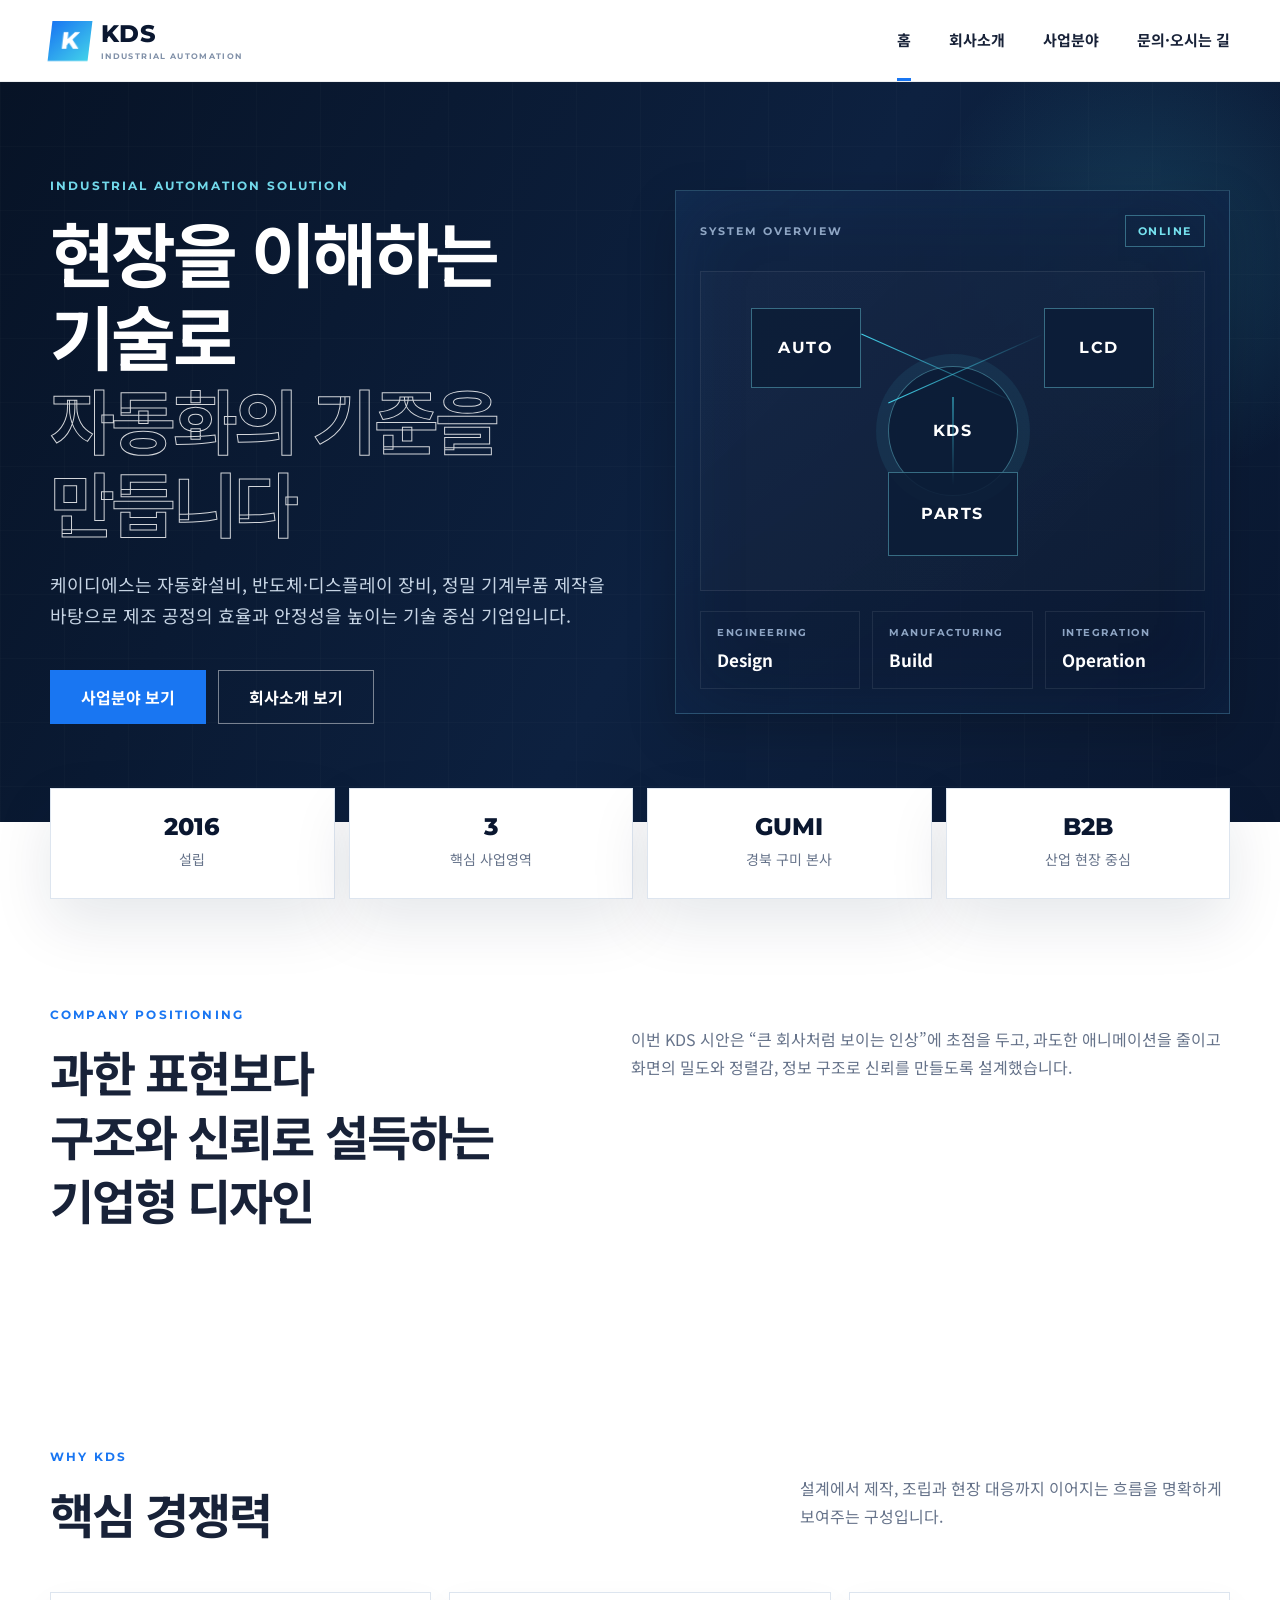
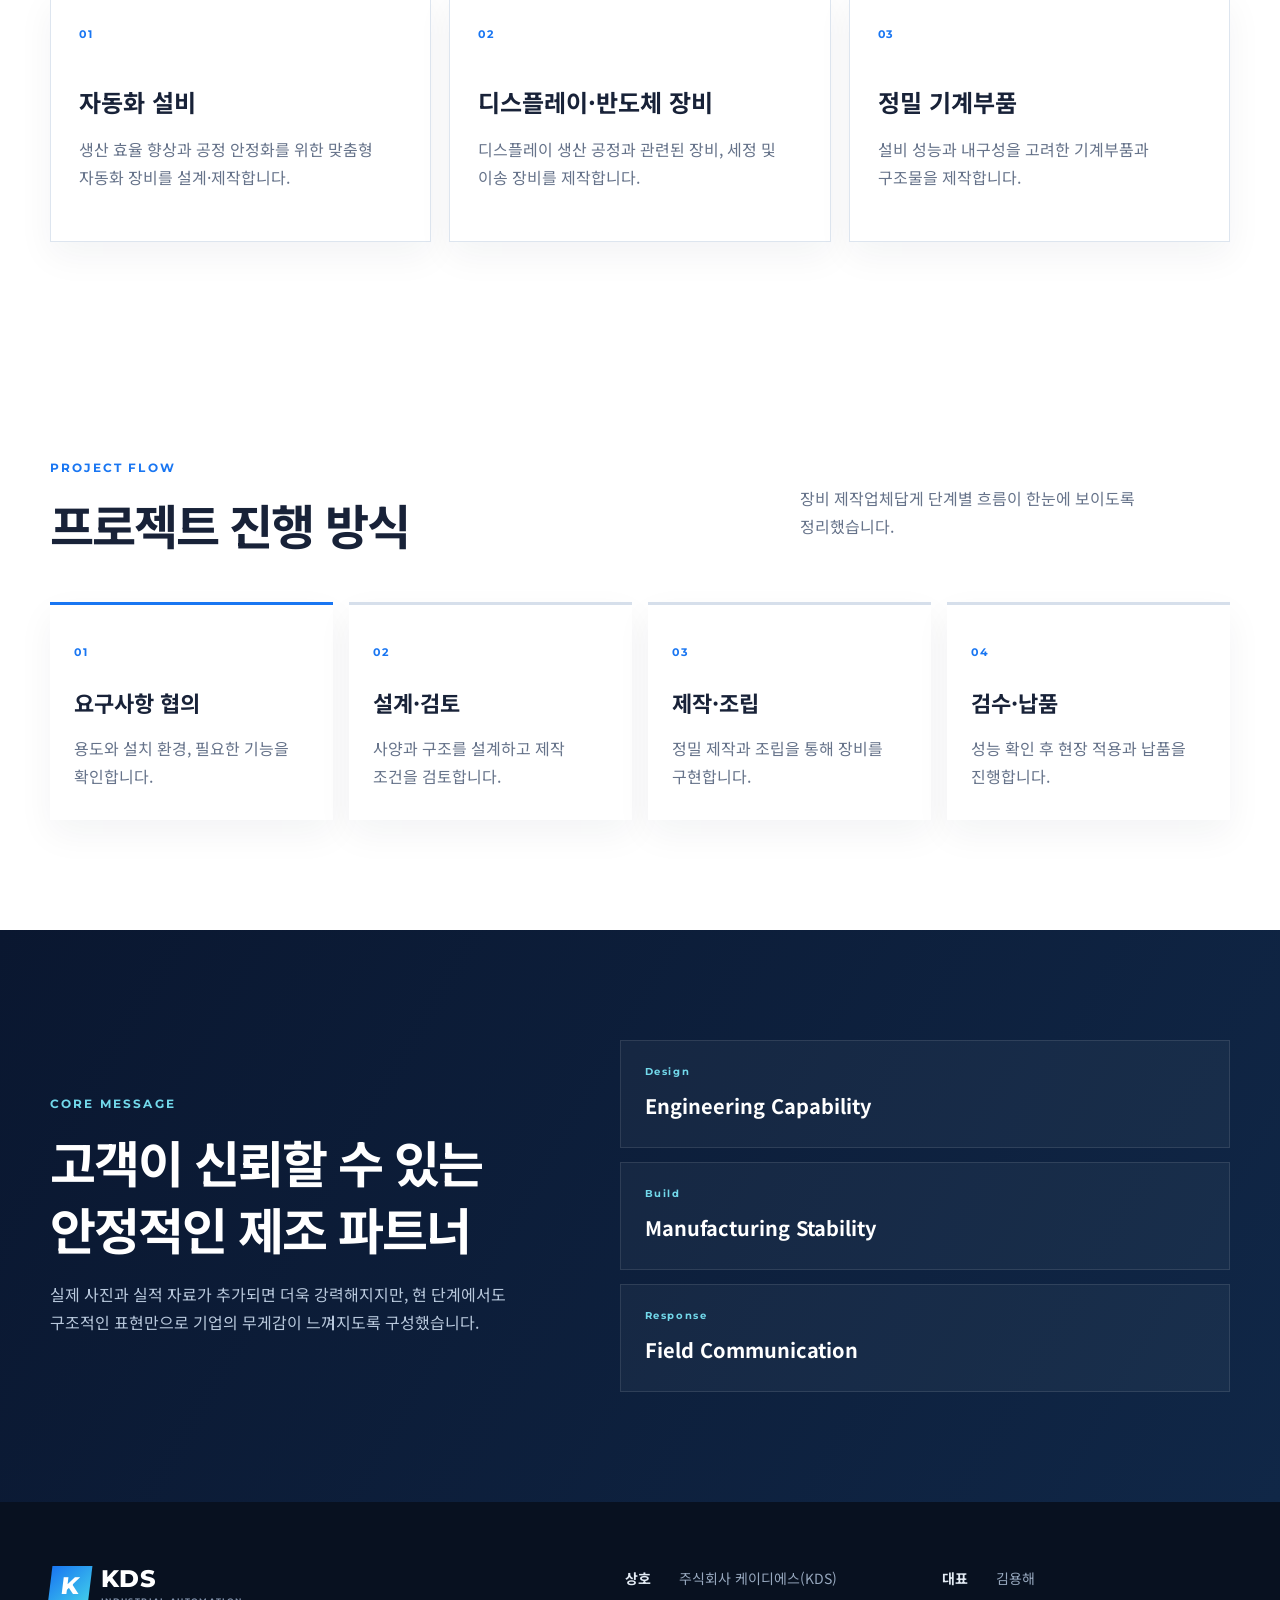
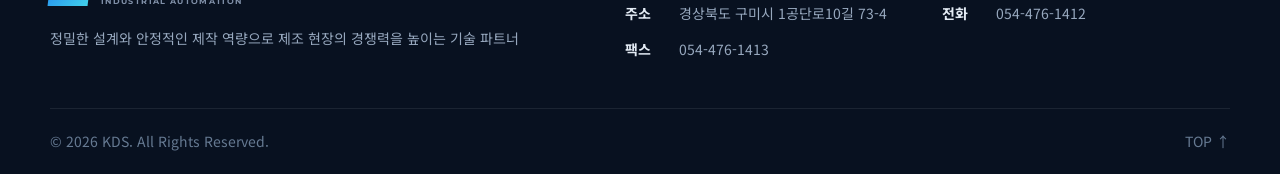
<file: index.html>
<!DOCTYPE html>
<html lang="ko">
<head>
  <meta charset="UTF-8">
  <meta name="viewport" content="width=device-width, initial-scale=1.0">
  <meta name="description" content="KDS는 자동화설비, 반도체·디스플레이 장비 및 정밀 기계부품을 제작하는 기술 중심 제조기업입니다.">
  <meta name="theme-color" content="#0a1730">
  <meta property="og:type" content="website">
  <meta property="og:title" content="KDS | 산업 자동화 장비 전문기업">
  <meta property="og:description" content="KDS는 자동화설비, 반도체·디스플레이 장비 및 정밀 기계부품을 제작하는 기술 중심 제조기업입니다.">
  <title>KDS | 산업 자동화 장비 전문기업</title>
  <link rel="stylesheet" href="css/style.css">
  <script defer src="js/main.js"></script>
</head>
<body>
  <header class="site-header" id="top">
    <div class="container header-inner">
      <a class="brand" href="index.html" aria-label="KDS 홈"><span class="brand-mark">K</span><span class="brand-text">KDS<small>INDUSTRIAL AUTOMATION</small></span></a>
      <button class="menu-toggle" type="button" aria-label="메뉴 열기" aria-expanded="false">☰</button>
      <nav class="main-nav" aria-label="주요 메뉴"><a class="active" href="index.html">홈</a><a href="about.html">회사소개</a><a href="business.html">사업분야</a><a href="contact.html">문의·오시는 길</a></nav>
    </div>
  </header>
  <main>
    <section class="hero-premium"><div class="hero-grid-lines"></div><div class="hero-glow"></div><div class="container hero-layout">
      <div class="hero-copy reveal visible"><p class="eyebrow">INDUSTRIAL AUTOMATION SOLUTION</p><h1>현장을 이해하는 기술로<br><span>자동화의 기준을 만듭니다</span></h1><p class="hero-text">케이디에스는 자동화설비, 반도체·디스플레이 장비, 정밀 기계부품 제작을 바탕으로 제조 공정의 효율과 안정성을 높이는 기술 중심 기업입니다.</p><div class="hero-actions"><a class="btn btn-primary" href="business.html">사업분야 보기</a><a class="btn btn-ghost" href="about.html">회사소개 보기</a></div></div>
      <div class="hero-panel reveal visible" aria-hidden="true"><div class="panel-shell"><div class="panel-top"><span>SYSTEM OVERVIEW</span><b>ONLINE</b></div><div class="panel-center"><div class="system-node node-center">KDS</div><div class="system-node node-a">AUTO</div><div class="system-node node-b">LCD</div><div class="system-node node-c">PARTS</div><span class="connector one"></span><span class="connector two"></span><span class="connector three"></span></div><div class="panel-bottom"><div><small>ENGINEERING</small><strong>Design</strong></div><div><small>MANUFACTURING</small><strong>Build</strong></div><div><small>INTEGRATION</small><strong>Operation</strong></div></div></div></div>
    </div></section>
    <section class="trust-strip"><div class="container trust-grid"><div class="trust-item reveal"><span>2016</span><small>설립</small></div><div class="trust-item reveal"><span>3</span><small>핵심 사업영역</small></div><div class="trust-item reveal"><span>GUMI</span><small>경북 구미 본사</small></div><div class="trust-item reveal"><span>B2B</span><small>산업 현장 중심</small></div></div></section>
    <section class="section section-intro"><div class="container section-grid"><div class="section-copy reveal"><p class="section-label">COMPANY POSITIONING</p><h2>과한 표현보다<br>구조와 신뢰로 설득하는 기업형 디자인</h2></div><div class="section-side reveal"><p>이번 KDS 시안은 “큰 회사처럼 보이는 인상”에 초점을 두고, 과도한 애니메이션을 줄이고 화면의 밀도와 정렬감, 정보 구조로 신뢰를 만들도록 설계했습니다.</p></div></div></section>
    <section class="section feature-section"><div class="container"><div class="section-head reveal"><div><p class="section-label">WHY KDS</p><h2>핵심 경쟁력</h2></div><p>설계에서 제작, 조립과 현장 대응까지 이어지는 흐름을 명확하게 보여주는 구성입니다.</p></div><div class="feature-grid"><article class="feature-card reveal"><small>01</small><h3>자동화 설비</h3><p>생산 효율 향상과 공정 안정화를 위한 맞춤형 자동화 장비를 설계·제작합니다.</p></article><article class="feature-card reveal"><small>02</small><h3>디스플레이·반도체 장비</h3><p>디스플레이 생산 공정과 관련된 장비, 세정 및 이송 장비를 제작합니다.</p></article><article class="feature-card reveal"><small>03</small><h3>정밀 기계부품</h3><p>설비 성능과 내구성을 고려한 기계부품과 구조물을 제작합니다.</p></article></div></div></section>
    <section class="section performance-section"><div class="container"><div class="section-head reveal"><div><p class="section-label">PROJECT FLOW</p><h2>프로젝트 진행 방식</h2></div><p>장비 제작업체답게 단계별 흐름이 한눈에 보이도록 정리했습니다.</p></div><div class="flow-line reveal"><div class="flow-step active"><span>01</span><b>요구사항 협의</b><p>용도와 설치 환경, 필요한 기능을 확인합니다.</p></div><div class="flow-step"><span>02</span><b>설계·검토</b><p>사양과 구조를 설계하고 제작 조건을 검토합니다.</p></div><div class="flow-step"><span>03</span><b>제작·조립</b><p>정밀 제작과 조립을 통해 장비를 구현합니다.</p></div><div class="flow-step"><span>04</span><b>검수·납품</b><p>성능 확인 후 현장 적용과 납품을 진행합니다.</p></div></div></div></section>
    <section class="section dark-band"><div class="container credibility-grid"><div class="cred-copy reveal"><p class="section-label light">CORE MESSAGE</p><h2>고객이 신뢰할 수 있는<br>안정적인 제조 파트너</h2><p>실제 사진과 실적 자료가 추가되면 더욱 강력해지지만, 현 단계에서도 구조적인 표현만으로 기업의 무게감이 느껴지도록 구성했습니다.</p></div><div class="cred-panel reveal"><div class="cred-box"><small>Design</small><strong>Engineering Capability</strong></div><div class="cred-box"><small>Build</small><strong>Manufacturing Stability</strong></div><div class="cred-box"><small>Response</small><strong>Field Communication</strong></div></div></div></section>
  </main>
  <footer class="site-footer"><div class="container footer-grid"><div><a class="brand footer-brand" href="index.html"><span class="brand-mark">K</span><span class="brand-text">KDS<small>INDUSTRIAL AUTOMATION</small></span></a><p>정밀한 설계와 안정적인 제작 역량으로 제조 현장의 경쟁력을 높이는 기술 파트너</p></div><div class="footer-info"><p><b>상호</b> 주식회사 케이디에스(KDS)</p><p><b>대표</b> 김용해</p><p><b>주소</b> 경상북도 구미시 1공단로10길 73-4</p><p><b>전화</b> <a href="tel:0544761412">054-476-1412</a></p><p><b>팩스</b> 054-476-1413</p></div></div><div class="container footer-bottom"><span>© <span data-year></span> KDS. All Rights Reserved.</span><a href="#top">TOP ↑</a></div></footer>
</body>
</html>
</file>
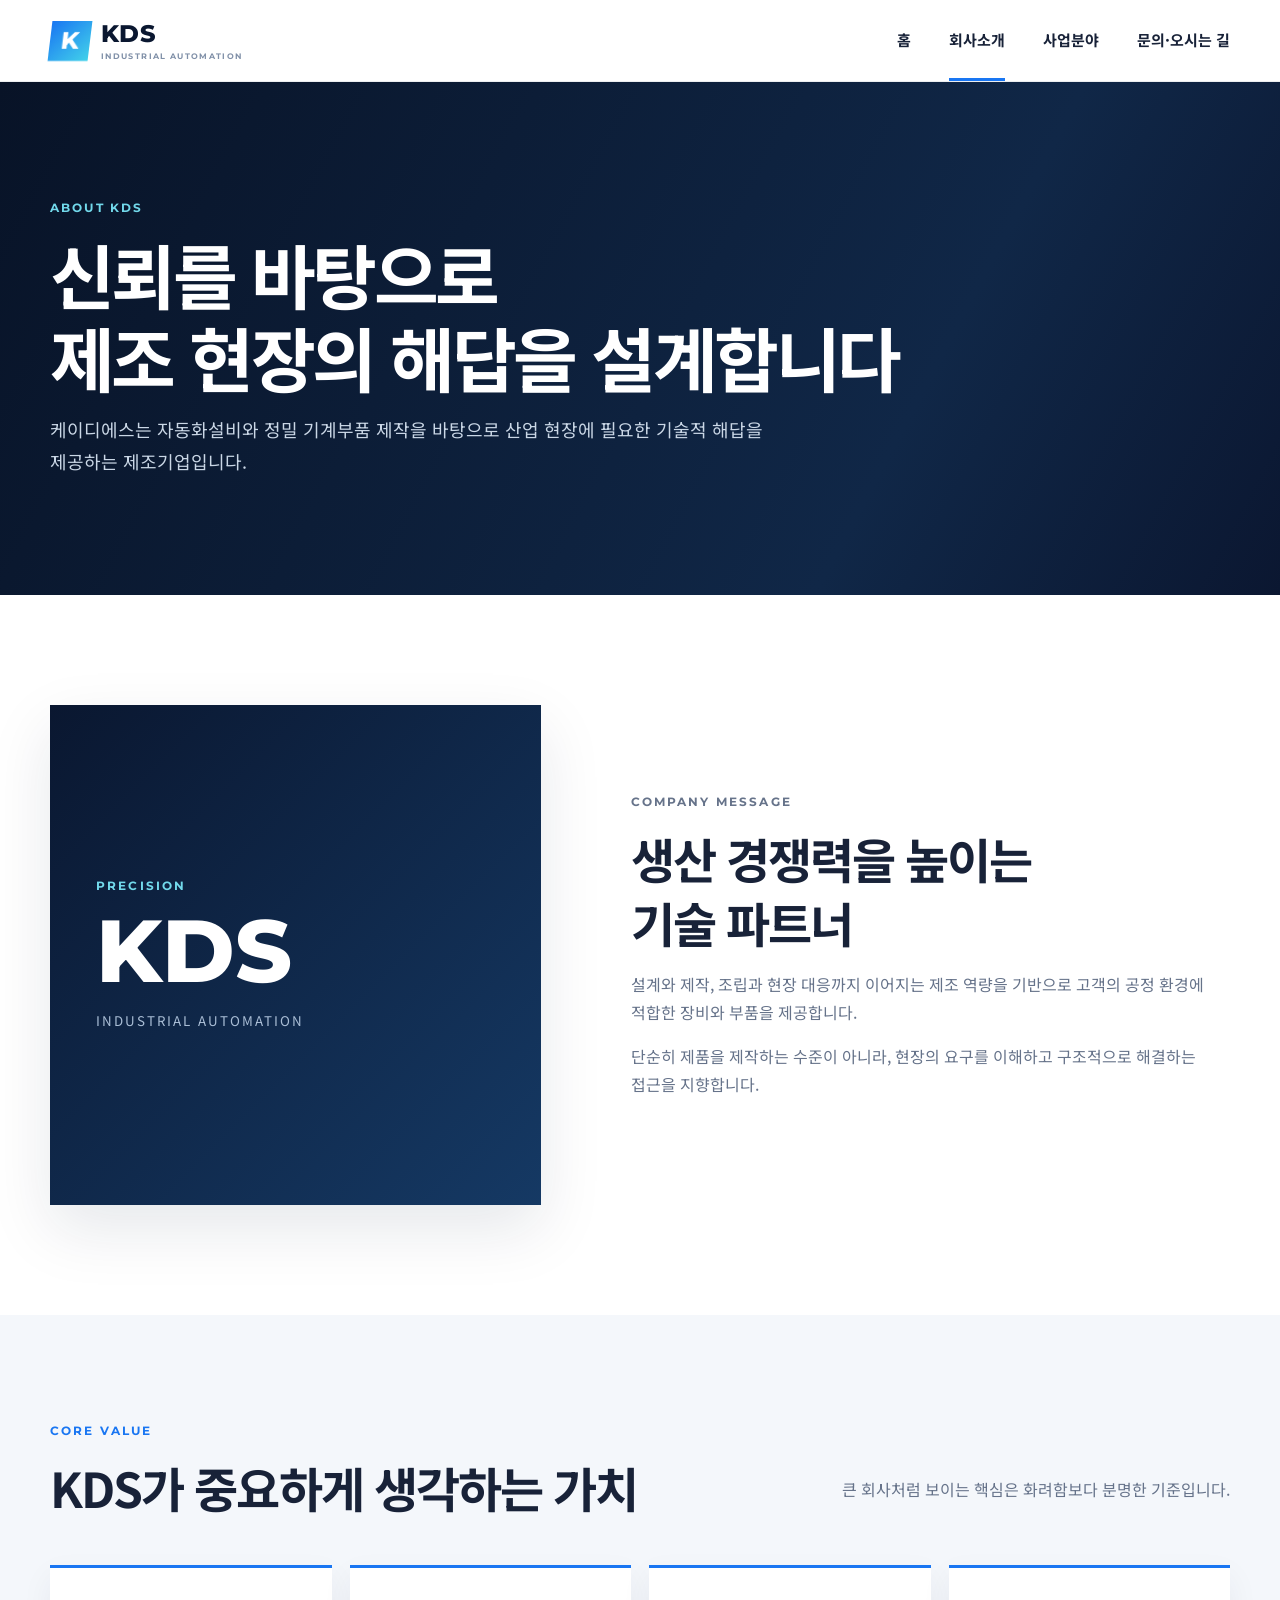
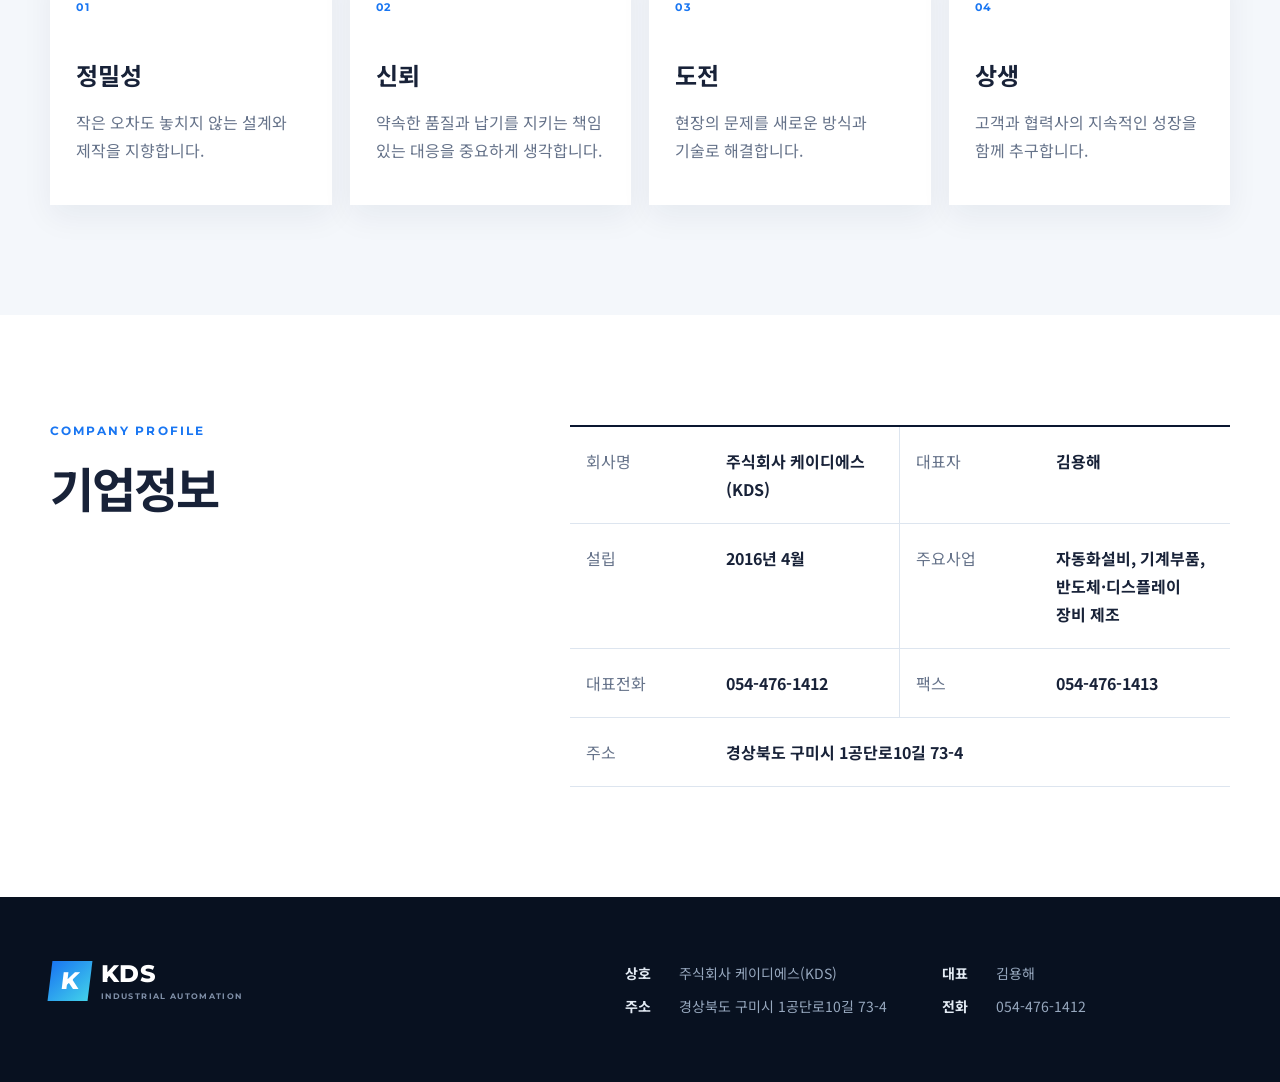
<file: about.html>
<!DOCTYPE html><html lang="ko"><head><meta charset="UTF-8"><meta name="viewport" content="width=device-width,initial-scale=1.0"><meta name="description" content="산업 자동화 장비 전문기업 KDS 회사소개"><meta name="theme-color" content="#0a1730"><title>회사소개 | KDS</title><link rel="stylesheet" href="css/style.css"><script defer src="js/main.js"></script></head><body><header class="site-header" id="top"><div class="container header-inner"><a class="brand" href="index.html"><span class="brand-mark">K</span><span class="brand-text">KDS<small>INDUSTRIAL AUTOMATION</small></span></a><button class="menu-toggle" type="button" aria-label="메뉴 열기" aria-expanded="false">☰</button><nav class="main-nav"><a href="index.html">홈</a><a class="active" href="about.html">회사소개</a><a href="business.html">사업분야</a><a href="contact.html">문의·오시는 길</a></nav></div></header><main><section class="sub-hero clean-hero"><div class="container"><p class="eyebrow">ABOUT KDS</p><h1>신뢰를 바탕으로<br>제조 현장의 해답을 설계합니다</h1><p>케이디에스는 자동화설비와 정밀 기계부품 제작을 바탕으로 산업 현장에 필요한 기술적 해답을 제공하는 제조기업입니다.</p></div></section><section class="section"><div class="container about-layout"><div class="about-visual reveal"><div class="about-frame"><span>PRECISION</span><strong>KDS</strong><small>INDUSTRIAL AUTOMATION</small></div></div><div class="about-copy reveal"><p class="section-label">COMPANY MESSAGE</p><h2>생산 경쟁력을 높이는<br>기술 파트너</h2><p>설계와 제작, 조립과 현장 대응까지 이어지는 제조 역량을 기반으로 고객의 공정 환경에 적합한 장비와 부품을 제공합니다.</p><p>단순히 제품을 제작하는 수준이 아니라, 현장의 요구를 이해하고 구조적으로 해결하는 접근을 지향합니다.</p></div></div></section><section class="section soft-section"><div class="container"><div class="section-head reveal"><div><p class="section-label">CORE VALUE</p><h2>KDS가 중요하게 생각하는 가치</h2></div><p>큰 회사처럼 보이는 핵심은 화려함보다 분명한 기준입니다.</p></div><div class="value-grid"><article class="value-card reveal"><small>01</small><h3>정밀성</h3><p>작은 오차도 놓치지 않는 설계와 제작을 지향합니다.</p></article><article class="value-card reveal"><small>02</small><h3>신뢰</h3><p>약속한 품질과 납기를 지키는 책임 있는 대응을 중요하게 생각합니다.</p></article><article class="value-card reveal"><small>03</small><h3>도전</h3><p>현장의 문제를 새로운 방식과 기술로 해결합니다.</p></article><article class="value-card reveal"><small>04</small><h3>상생</h3><p>고객과 협력사의 지속적인 성장을 함께 추구합니다.</p></article></div></div></section><section class="section"><div class="container profile-layout reveal"><div><p class="section-label">COMPANY PROFILE</p><h2>기업정보</h2></div><div class="profile-table"><div><span>회사명</span><b>주식회사 케이디에스(KDS)</b></div><div><span>대표자</span><b>김용해</b></div><div><span>설립</span><b>2016년 4월</b></div><div><span>주요사업</span><b>자동화설비, 기계부품, 반도체·디스플레이 장비 제조</b></div><div><span>대표전화</span><b>054-476-1412</b></div><div><span>팩스</span><b>054-476-1413</b></div><div class="wide"><span>주소</span><b>경상북도 구미시 1공단로10길 73-4</b></div></div></div></section></main><footer class="site-footer"><div class="container footer-grid"><div><a class="brand footer-brand" href="index.html"><span class="brand-mark">K</span><span class="brand-text">KDS<small>INDUSTRIAL AUTOMATION</small></span></a></div><div class="footer-info"><p><b>상호</b> 주식회사 케이디에스(KDS)</p><p><b>대표</b> 김용해</p><p><b>주소</b> 경상북도 구미시 1공단로10길 73-4</p><p><b>전화</b> 054-476-1412</p></div></div></footer></body></html>
</file>
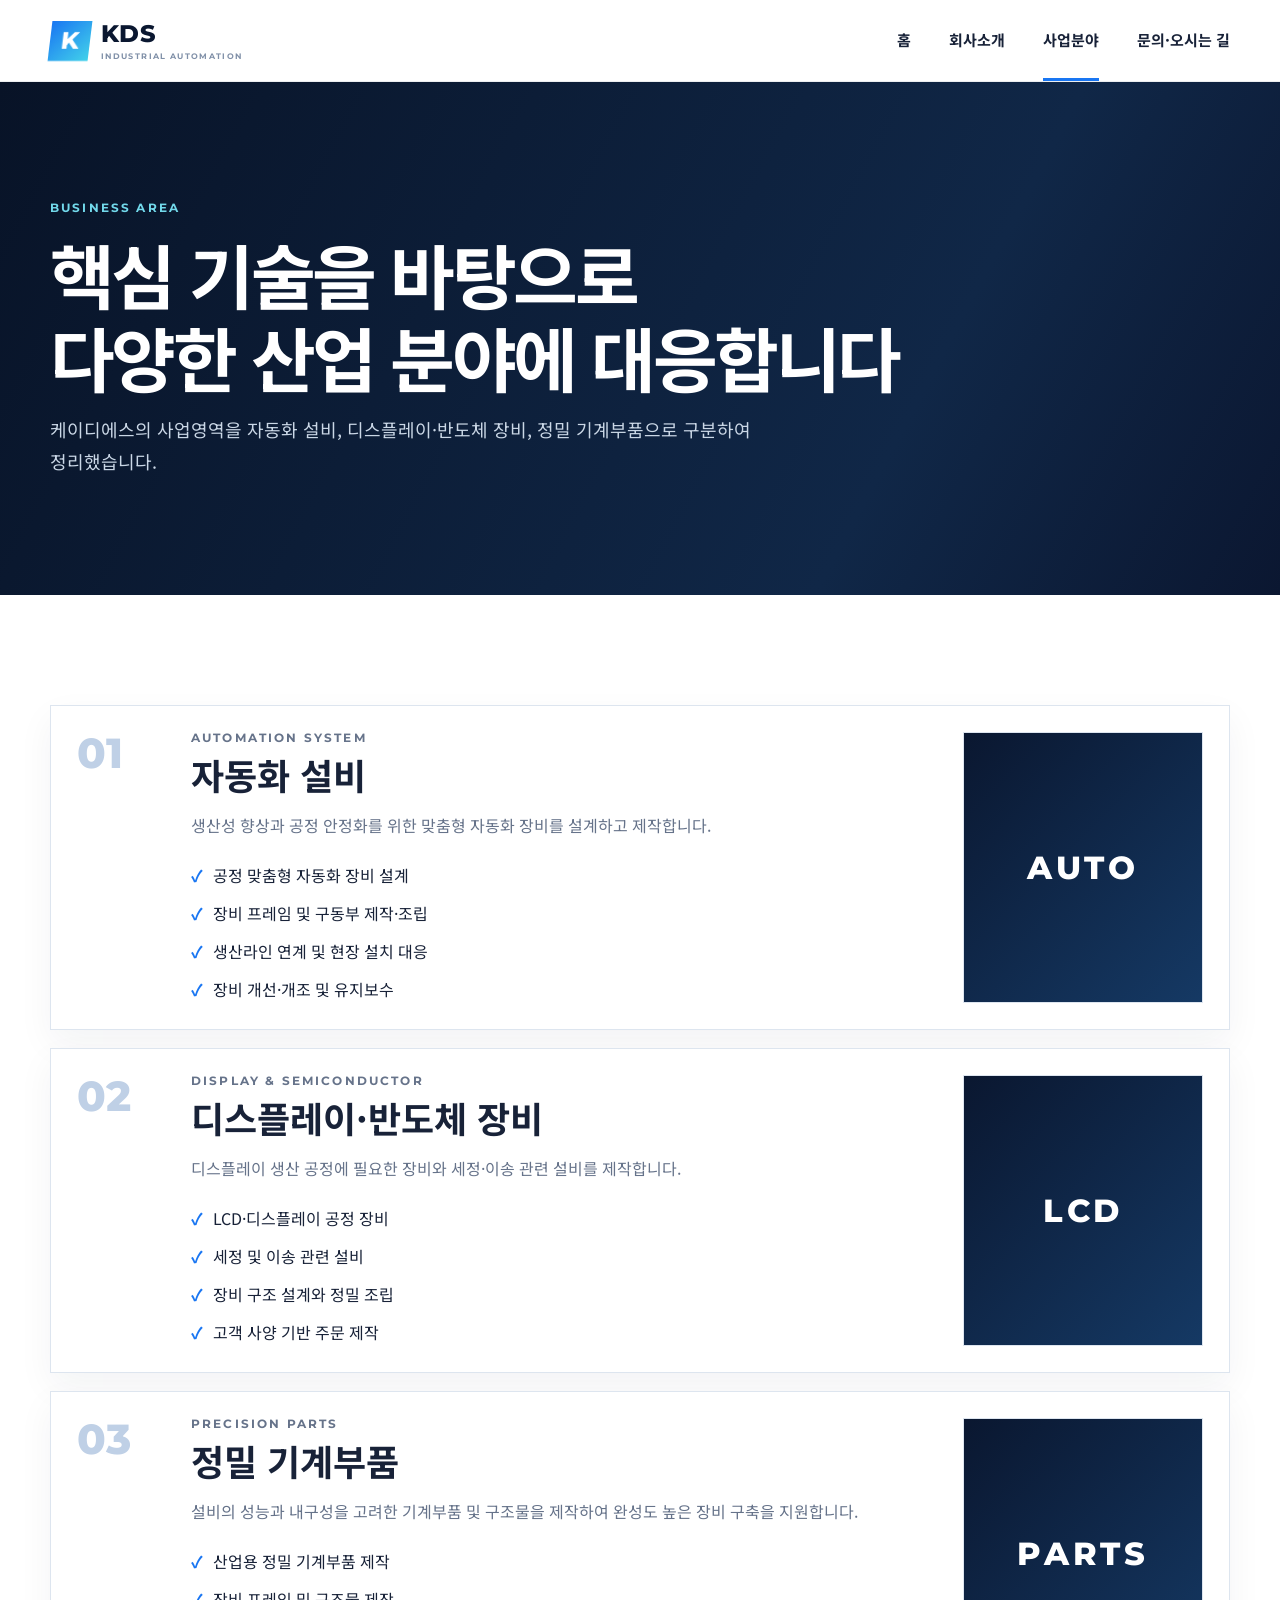
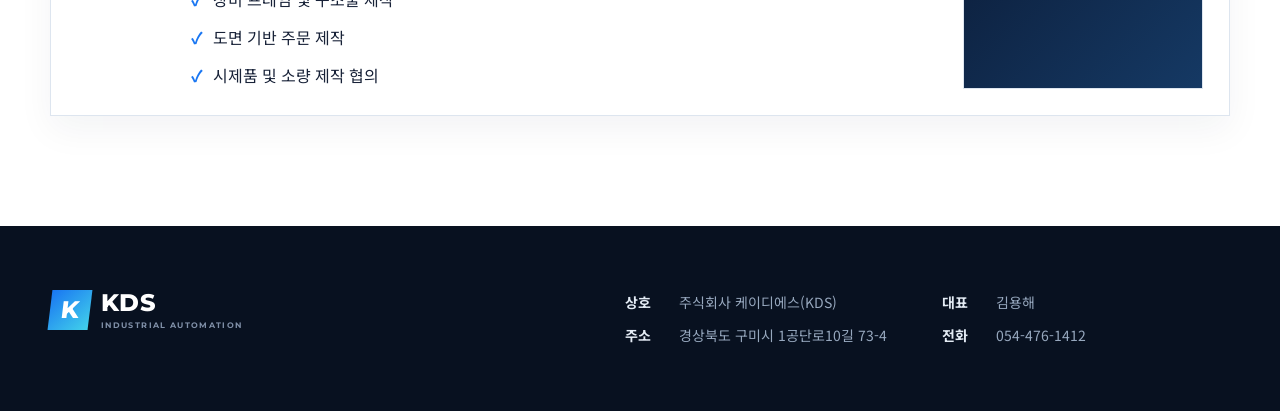
<file: business.html>
<!DOCTYPE html><html lang="ko"><head><meta charset="UTF-8"><meta name="viewport" content="width=device-width,initial-scale=1.0"><meta name="description" content="KDS 자동화설비, 디스플레이·반도체 장비, 정밀 기계부품 사업분야"><meta name="theme-color" content="#0a1730"><title>사업분야 | KDS</title><link rel="stylesheet" href="css/style.css"><script defer src="js/main.js"></script></head><body><header class="site-header" id="top"><div class="container header-inner"><a class="brand" href="index.html"><span class="brand-mark">K</span><span class="brand-text">KDS<small>INDUSTRIAL AUTOMATION</small></span></a><button class="menu-toggle" type="button" aria-label="메뉴 열기" aria-expanded="false">☰</button><nav class="main-nav"><a href="index.html">홈</a><a href="about.html">회사소개</a><a class="active" href="business.html">사업분야</a><a href="contact.html">문의·오시는 길</a></nav></div></header><main><section class="sub-hero clean-hero business-top"><div class="container"><p class="eyebrow">BUSINESS AREA</p><h1>핵심 기술을 바탕으로<br>다양한 산업 분야에 대응합니다</h1><p>케이디에스의 사업영역을 자동화 설비, 디스플레이·반도체 장비, 정밀 기계부품으로 구분하여 정리했습니다.</p></div></section><section class="section"><div class="container business-stack"><article class="business-block reveal"><div class="business-num">01</div><div class="business-content"><p class="section-label">AUTOMATION SYSTEM</p><h2>자동화 설비</h2><p>생산성 향상과 공정 안정화를 위한 맞춤형 자동화 장비를 설계하고 제작합니다.</p><ul><li>공정 맞춤형 자동화 장비 설계</li><li>장비 프레임 및 구동부 제작·조립</li><li>생산라인 연계 및 현장 설치 대응</li><li>장비 개선·개조 및 유지보수</li></ul></div><div class="business-side">AUTO</div></article><article class="business-block reveal"><div class="business-num">02</div><div class="business-content"><p class="section-label">DISPLAY & SEMICONDUCTOR</p><h2>디스플레이·반도체 장비</h2><p>디스플레이 생산 공정에 필요한 장비와 세정·이송 관련 설비를 제작합니다.</p><ul><li>LCD·디스플레이 공정 장비</li><li>세정 및 이송 관련 설비</li><li>장비 구조 설계와 정밀 조립</li><li>고객 사양 기반 주문 제작</li></ul></div><div class="business-side">LCD</div></article><article class="business-block reveal"><div class="business-num">03</div><div class="business-content"><p class="section-label">PRECISION PARTS</p><h2>정밀 기계부품</h2><p>설비의 성능과 내구성을 고려한 기계부품 및 구조물을 제작하여 완성도 높은 장비 구축을 지원합니다.</p><ul><li>산업용 정밀 기계부품 제작</li><li>장비 프레임 및 구조물 제작</li><li>도면 기반 주문 제작</li><li>시제품 및 소량 제작 협의</li></ul></div><div class="business-side">PARTS</div></article></div></section></main><footer class="site-footer"><div class="container footer-grid"><div><a class="brand footer-brand" href="index.html"><span class="brand-mark">K</span><span class="brand-text">KDS<small>INDUSTRIAL AUTOMATION</small></span></a></div><div class="footer-info"><p><b>상호</b> 주식회사 케이디에스(KDS)</p><p><b>대표</b> 김용해</p><p><b>주소</b> 경상북도 구미시 1공단로10길 73-4</p><p><b>전화</b> 054-476-1412</p></div></div></footer></body></html>
</file>
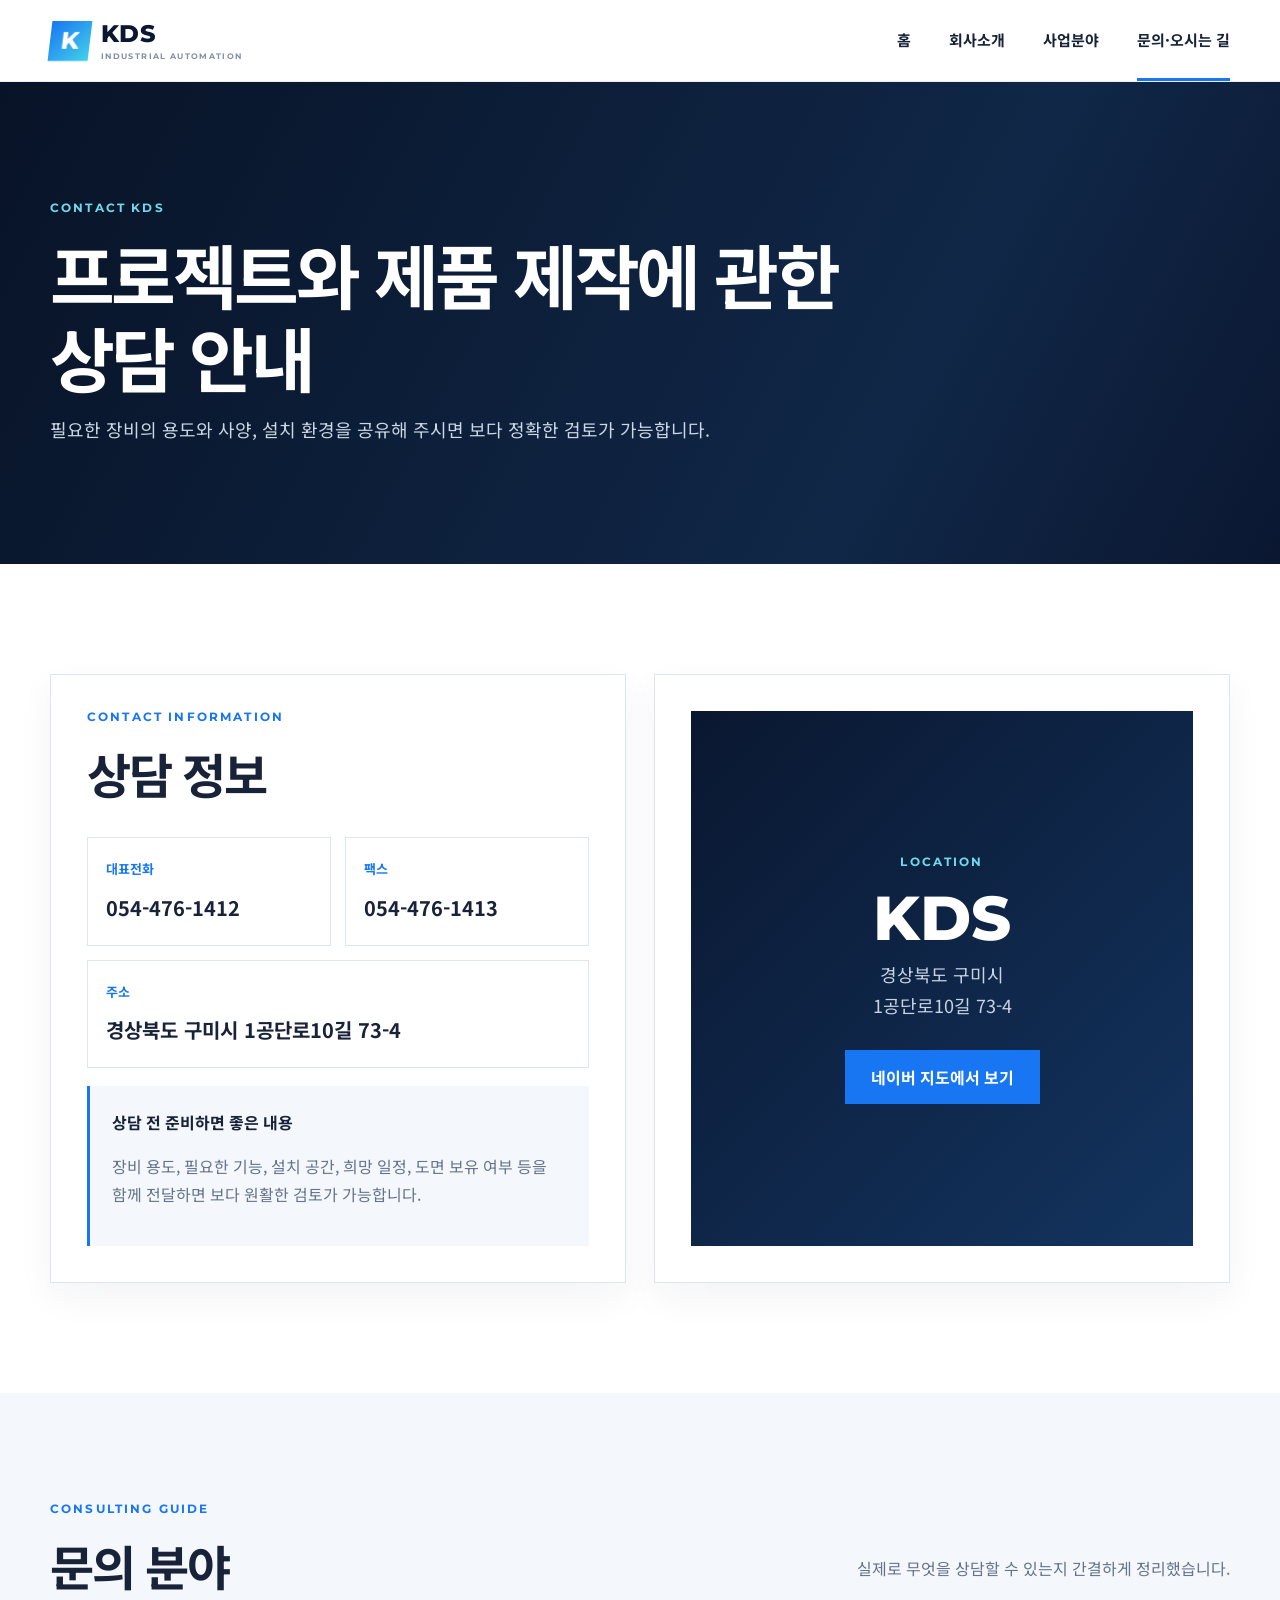
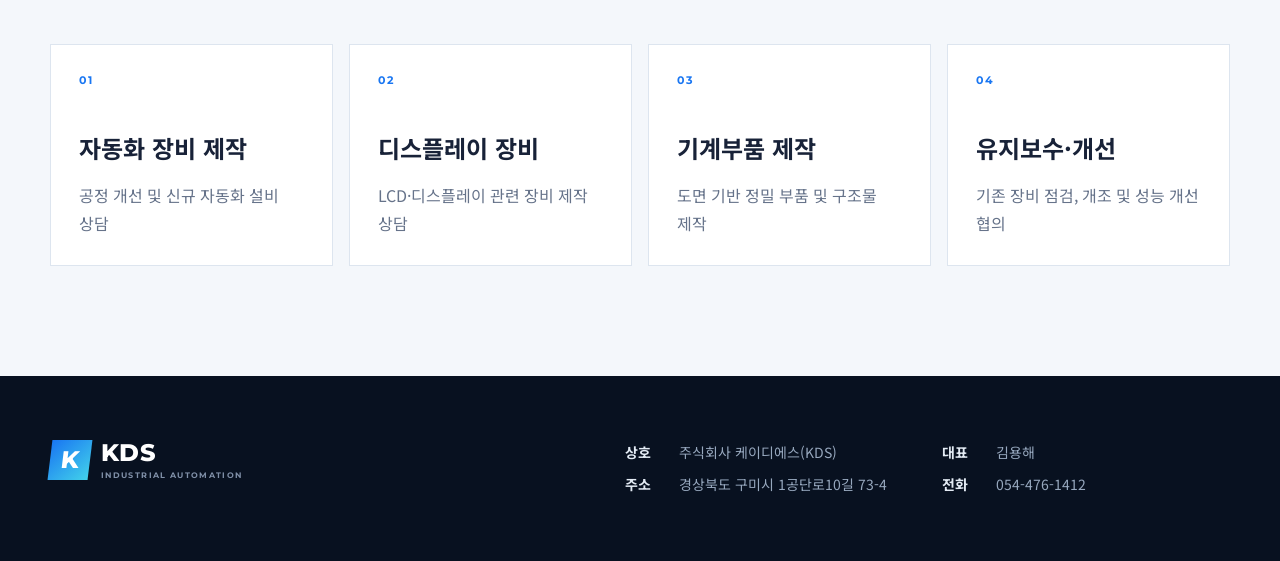
<file: contact.html>
<!DOCTYPE html><html lang="ko"><head><meta charset="UTF-8"><meta name="viewport" content="width=device-width,initial-scale=1.0"><meta name="description" content="KDS 문의 및 오시는 길. 경상북도 구미시 1공단로10길 73-4"><meta name="theme-color" content="#0a1730"><title>문의·오시는 길 | KDS</title><link rel="stylesheet" href="css/style.css"><script defer src="js/main.js"></script></head><body><header class="site-header" id="top"><div class="container header-inner"><a class="brand" href="index.html"><span class="brand-mark">K</span><span class="brand-text">KDS<small>INDUSTRIAL AUTOMATION</small></span></a><button class="menu-toggle" type="button" aria-label="메뉴 열기" aria-expanded="false">☰</button><nav class="main-nav"><a href="index.html">홈</a><a href="about.html">회사소개</a><a href="business.html">사업분야</a><a class="active" href="contact.html">문의·오시는 길</a></nav></div></header><main><section class="sub-hero clean-hero contact-top"><div class="container"><p class="eyebrow">CONTACT KDS</p><h1>프로젝트와 제품 제작에 관한<br>상담 안내</h1><p>필요한 장비의 용도와 사양, 설치 환경을 공유해 주시면 보다 정확한 검토가 가능합니다.</p></div></section><section class="section"><div class="container contact-grid-premium"><div class="contact-panel reveal"><p class="section-label">CONTACT INFORMATION</p><h2>상담 정보</h2><div class="contact-lines"><div><span>대표전화</span><b><a href="tel:0544761412">054-476-1412</a></b></div><div><span>팩스</span><b>054-476-1413</b></div><div class="wide"><span>주소</span><b>경상북도 구미시 1공단로10길 73-4</b></div></div><div class="contact-note"><strong>상담 전 준비하면 좋은 내용</strong><p>장비 용도, 필요한 기능, 설치 공간, 희망 일정, 도면 보유 여부 등을 함께 전달하면 보다 원활한 검토가 가능합니다.</p></div></div><div class="map-panel reveal"><div class="map-card"><span>LOCATION</span><strong>KDS</strong><p>경상북도 구미시<br>1공단로10길 73-4</p><a class="btn btn-primary" href="https://map.naver.com/p/search/%EA%B2%BD%EC%83%81%EB%B6%81%EB%8F%84%20%EA%B5%AC%EB%AF%B8%EC%8B%9C%201%EA%B3%B5%EB%8B%A8%EB%A1%9C10%EA%B8%B8%2073-4" target="_blank" rel="noopener">네이버 지도에서 보기</a></div></div></div></section><section class="section soft-section"><div class="container reveal"><div class="section-head"><div><p class="section-label">CONSULTING GUIDE</p><h2>문의 분야</h2></div><p>실제로 무엇을 상담할 수 있는지 간결하게 정리했습니다.</p></div><div class="consult-grid"><article><small>01</small><h3>자동화 장비 제작</h3><p>공정 개선 및 신규 자동화 설비 상담</p></article><article><small>02</small><h3>디스플레이 장비</h3><p>LCD·디스플레이 관련 장비 제작 상담</p></article><article><small>03</small><h3>기계부품 제작</h3><p>도면 기반 정밀 부품 및 구조물 제작</p></article><article><small>04</small><h3>유지보수·개선</h3><p>기존 장비 점검, 개조 및 성능 개선 협의</p></article></div></div></section></main><footer class="site-footer"><div class="container footer-grid"><div><a class="brand footer-brand" href="index.html"><span class="brand-mark">K</span><span class="brand-text">KDS<small>INDUSTRIAL AUTOMATION</small></span></a></div><div class="footer-info"><p><b>상호</b> 주식회사 케이디에스(KDS)</p><p><b>대표</b> 김용해</p><p><b>주소</b> 경상북도 구미시 1공단로10길 73-4</p><p><b>전화</b> 054-476-1412</p></div></div></footer></body></html>
</file>
<file: css/style.css>
@import url('https://fonts.googleapis.com/css2?family=Montserrat:wght@500;600;700;800&family=Noto+Sans+KR:wght@400;500;600;700;800&display=swap');
:root{--navy:#0a1730;--navy-2:#102747;--navy-3:#13345f;--blue:#1976f2;--light-blue:#5db8ff;--cyan:#42d1ea;--text:#182238;--muted:#66738a;--line:#dde5ef;--soft:#f4f7fb;--white:#fff;--container:1180px;--shadow:0 24px 60px rgba(14,30,58,.10)}
*{box-sizing:border-box}html{scroll-behavior:smooth}body{margin:0;font-family:"Noto Sans KR",sans-serif;color:var(--text);line-height:1.75;word-break:keep-all;background:#fff}a{text-decoration:none;color:inherit}button{font:inherit}img{max-width:100%;display:block}.container{width:min(calc(100% - 40px),var(--container));margin:0 auto}.site-header{position:sticky;top:0;z-index:100;height:82px;background:rgba(255,255,255,.96);backdrop-filter:blur(12px);border-bottom:1px solid rgba(16,39,71,.08)}.header-inner{height:100%;display:flex;align-items:center;justify-content:space-between}.brand{display:inline-flex;align-items:center;gap:11px}.brand-mark{width:40px;height:40px;display:grid;place-items:center;background:linear-gradient(135deg,var(--blue),var(--cyan));color:#fff;font:800 24px/1 "Montserrat";transform:skew(-7deg)}.brand-text{font:800 24px/1 "Montserrat";color:var(--navy);letter-spacing:.02em}.brand-text small{display:block;margin-top:6px;color:#8090a8;font-size:8px;font-weight:700;letter-spacing:.17em}.menu-toggle{display:none;border:0;background:none;font-size:30px;color:var(--navy);cursor:pointer}.main-nav{display:flex;align-items:center;gap:38px;height:100%}.main-nav a{position:relative;height:100%;display:grid;place-items:center;font-weight:700;font-size:15px}.main-nav a::after{content:"";position:absolute;left:0;right:0;bottom:0;height:3px;background:var(--blue);transform:scaleX(0);transition:.25s}.main-nav a:hover::after,.main-nav a.active::after{transform:scaleX(1)}.hero-premium{position:relative;overflow:hidden;min-height:740px;background:linear-gradient(118deg,#071326 0%,#0d2140 55%,#0a1831 100%);color:#fff}.hero-grid-lines{position:absolute;inset:0;opacity:.12;background-image:linear-gradient(rgba(255,255,255,.14) 1px,transparent 1px),linear-gradient(90deg,rgba(255,255,255,.14) 1px,transparent 1px);background-size:64px 64px}.hero-glow{position:absolute;right:-120px;top:-80px;width:500px;height:500px;border-radius:50%;background:radial-gradient(circle,rgba(66,209,234,.16),transparent 65%)}.hero-layout{position:relative;min-height:740px;display:grid;grid-template-columns:1fr 1fr;gap:70px;align-items:center;padding:90px 0}.eyebrow,.section-label{margin:0 0 18px;color:#72d9eb;font:700 12px/1 "Montserrat";letter-spacing:.18em}.section-label{color:var(--blue)}.section-label.light{color:#72d9eb}.hero-copy h1,.sub-hero h1{margin:0;font-size:clamp(44px,5.5vw,74px);line-height:1.18;letter-spacing:-.05em}.hero-copy h1 span{color:transparent;-webkit-text-stroke:1px rgba(255,255,255,.82)}.hero-text{max-width:640px;margin:26px 0 0;color:#c6d4e4;font-size:18px}.hero-actions{display:flex;gap:12px;flex-wrap:wrap;margin-top:38px}.btn{display:inline-flex;align-items:center;justify-content:center;min-width:156px;min-height:54px;padding:0 25px;border:1px solid transparent;font-weight:700;transition:.25s}.btn-primary{background:var(--blue);color:#fff}.btn-primary:hover{background:#0b63d7;transform:translateY(-2px)}.btn-ghost{border-color:rgba(255,255,255,.45);color:#fff}.btn-ghost:hover{border-color:#fff;background:rgba(255,255,255,.06)}.hero-panel{position:relative}.panel-shell{padding:24px;border:1px solid rgba(113,203,237,.26);background:linear-gradient(145deg,rgba(18,39,71,.82),rgba(10,23,48,.92));box-shadow:inset 0 0 80px rgba(28,99,179,.12),0 18px 46px rgba(0,0,0,.18)}.panel-top,.panel-bottom{display:flex;justify-content:space-between;align-items:center;gap:12px}.panel-top span{color:#8fa6c4;font:700 11px "Montserrat";letter-spacing:.18em}.panel-top b{padding:8px 12px;border:1px solid rgba(114,217,235,.4);color:#76e2ef;font:700 11px "Montserrat";letter-spacing:.14em}.panel-center{position:relative;height:320px;margin:24px 0 20px;border:1px solid rgba(255,255,255,.08);background:linear-gradient(135deg,rgba(255,255,255,.02),rgba(255,255,255,.01))}.system-node{position:absolute;display:grid;place-items:center;border:1px solid rgba(114,217,235,.42);background:rgba(12,29,55,.88);color:#fff;font:700 16px "Montserrat";letter-spacing:.10em}.node-center{left:50%;top:50%;width:130px;height:130px;transform:translate(-50%,-50%);border-radius:50%;box-shadow:0 0 0 12px rgba(66,209,234,.08)}.node-a{left:50px;top:36px;width:110px;height:80px}.node-b{right:50px;top:36px;width:110px;height:80px}.node-c{left:50%;bottom:34px;width:130px;height:84px;transform:translateX(-50%)}.connector{position:absolute;display:block;background:linear-gradient(90deg,var(--cyan),transparent)}.connector.one{left:153px;top:96px;width:170px;height:1px;transform:rotate(24deg)}.connector.two{right:153px;top:96px;width:170px;height:1px;transform:rotate(-24deg)}.connector.three{left:50%;bottom:105px;width:1px;height:88px;transform:translateX(-50%);background:linear-gradient(180deg,var(--cyan),transparent)}.panel-bottom div{flex:1;padding:14px 16px;border:1px solid rgba(255,255,255,.08)}.panel-bottom small{display:block;color:#8ea5c4;font:700 10px "Montserrat";letter-spacing:.15em}.panel-bottom strong{display:block;margin-top:6px;color:#fff;font-size:17px}.trust-strip{position:relative;margin-top:-34px;z-index:5}.trust-grid{display:grid;grid-template-columns:repeat(4,1fr);gap:14px}.trust-item{padding:26px 16px;text-align:center;background:#fff;border:1px solid var(--line);box-shadow:var(--shadow)}.trust-item span{display:block;color:var(--navy);font:800 24px/1 "Montserrat"}.trust-item small{display:block;margin-top:8px;color:var(--muted);font-size:14px}.section{padding:110px 0}.section-grid{display:grid;grid-template-columns:.9fr 1.1fr;gap:90px;align-items:start}.section-copy h2,.section-head h2,.about-copy h2,.profile-layout h2,.contact-panel h2{margin:0;font-size:clamp(32px,4vw,48px);line-height:1.34;letter-spacing:-.04em}.section-side p,.cred-copy p,.about-copy p,.contact-note p{color:var(--muted)}.section-head{display:flex;align-items:end;justify-content:space-between;gap:60px;margin-bottom:46px}.section-head>p{max-width:430px;color:var(--muted)}.feature-grid{display:grid;grid-template-columns:repeat(3,1fr);gap:18px}.feature-card{min-height:250px;padding:34px 28px;border:1px solid var(--line);background:#fff;box-shadow:0 14px 34px rgba(13,35,67,.05);transition:.25s}.feature-card:hover{transform:translateY(-6px);box-shadow:0 22px 44px rgba(13,35,67,.10)}.feature-card small,.value-card small,.consult-grid small{display:block;color:var(--blue);font:700 11px "Montserrat";letter-spacing:.14em}.feature-card h3,.value-card h3,.consult-grid h3{margin:40px 0 12px;font-size:24px}.feature-card p,.value-card p,.consult-grid p{margin:0;color:var(--muted)}.flow-line{display:grid;grid-template-columns:repeat(4,1fr);gap:16px}.flow-step{position:relative;padding:30px 24px;border-top:3px solid #d6dfeb;background:#fff;box-shadow:0 14px 34px rgba(13,35,67,.05)}.flow-step.active{border-color:var(--blue)}.flow-step span{display:inline-block;color:var(--blue);font:700 11px "Montserrat";letter-spacing:.14em}.flow-step b{display:block;margin:20px 0 12px;font-size:22px}.flow-step p{margin:0;color:var(--muted)}.dark-band{background:linear-gradient(120deg,#0a1730,#102747);color:#fff}.credibility-grid{display:grid;grid-template-columns:.9fr 1.1fr;gap:70px;align-items:center}.cred-copy h2{margin:0;font-size:clamp(34px,4vw,50px);line-height:1.34;letter-spacing:-.04em}.cred-copy p{margin-top:18px;color:#b8c8dc}.cred-panel{display:grid;gap:14px}.cred-box{padding:24px 24px;border:1px solid rgba(255,255,255,.10);background:rgba(255,255,255,.04)}.cred-box small{display:block;color:#72d9eb;font:700 10px "Montserrat";letter-spacing:.16em}.cred-box strong{display:block;margin-top:10px;font-size:20px}.sub-hero{padding:120px 0 100px;background:linear-gradient(118deg,#081327 0%,#102747 70%,#0b1731 100%);color:#fff}.sub-hero p:last-child{max-width:760px;margin-top:16px;color:#cad7e6;font-size:18px}.about-layout{display:grid;grid-template-columns:.9fr 1.1fr;gap:90px;align-items:center}.about-frame{height:500px;padding:46px;display:flex;flex-direction:column;justify-content:center;color:#fff;background:linear-gradient(135deg,#0a1730,#153964);box-shadow:var(--shadow)}.about-frame span{color:#72d9eb;font:700 12px "Montserrat";letter-spacing:.18em}.about-frame strong{margin:14px 0;font:800 88px/1 "Montserrat"}.about-frame small{color:#a9bdd5;letter-spacing:.15em}.soft-section{background:var(--soft)}.value-grid{display:grid;grid-template-columns:repeat(4,1fr);gap:18px}.value-card{min-height:240px;padding:32px 26px;background:#fff;border-top:3px solid var(--blue);box-shadow:0 12px 30px rgba(13,35,67,.06)}.profile-layout{display:grid;grid-template-columns:.8fr 1.2fr;gap:80px}.profile-table{display:grid;grid-template-columns:1fr 1fr;border-top:2px solid var(--navy)}.profile-table>div{display:grid;grid-template-columns:130px 1fr;gap:10px;padding:20px 16px;border-bottom:1px solid var(--line)}.profile-table>div:nth-child(odd):not(.wide){border-right:1px solid var(--line)}.profile-table .wide{grid-column:1/-1}.profile-table span{color:var(--muted)}.business-stack{display:grid;gap:18px}.business-block{display:grid;grid-template-columns:86px 1fr 240px;gap:28px;align-items:stretch;padding:26px;border:1px solid var(--line);background:#fff;box-shadow:0 14px 34px rgba(13,35,67,.05)}.business-num{display:grid;place-items:start;font:800 42px/1 "Montserrat";color:#bfd0e6}.business-content h2{margin:8px 0 14px;font-size:36px;line-height:1.25}.business-content p{margin:0;color:var(--muted)}.business-content ul{list-style:none;padding:0;margin:22px 0 0;display:grid;gap:10px}.business-content li{position:relative;padding-left:22px}.business-content li::before{content:"✓";position:absolute;left:0;color:var(--blue);font-weight:800}.business-side{display:grid;place-items:center;border:1px solid var(--line);background:linear-gradient(135deg,#0a1730,#153964);color:#fff;font:800 32px "Montserrat";letter-spacing:.12em}.contact-grid-premium{display:grid;grid-template-columns:1fr 1fr;gap:28px}.contact-panel,.map-panel{padding:36px;border:1px solid var(--line);background:#fff;box-shadow:0 14px 34px rgba(13,35,67,.05)}.contact-lines{display:grid;grid-template-columns:1fr 1fr;gap:14px;margin-top:32px}.contact-lines>div{padding:20px 18px;border:1px solid var(--line)}.contact-lines .wide{grid-column:1/-1}.contact-lines span{display:block;color:var(--blue);font-size:13px;font-weight:700}.contact-lines b{display:block;margin-top:9px;font-size:20px}.contact-note{margin-top:18px;padding:22px 22px;background:var(--soft);border-left:3px solid var(--blue)}.contact-note strong{display:block;margin-bottom:8px}.map-card{min-height:100%;display:flex;flex-direction:column;justify-content:center;align-items:center;text-align:center;padding:28px;background:linear-gradient(135deg,#0a1730,#13345f);color:#fff}.map-card span{color:#72d9eb;font:700 12px "Montserrat";letter-spacing:.18em}.map-card strong{margin:18px 0 10px;font:800 62px/1 "Montserrat"}.map-card p{margin:0 0 28px;color:#c6d4e4;font-size:18px}.consult-grid{display:grid;grid-template-columns:repeat(4,1fr);gap:16px}.consult-grid article{min-height:220px;padding:28px;background:#fff;border:1px solid var(--line);transition:.25s}.consult-grid article:hover{transform:translateY(-4px);box-shadow:0 16px 34px rgba(13,35,67,.08)}.site-footer{padding:64px 0 20px;background:#081120;color:#97a8be;font-size:14px}.footer-grid{display:grid;grid-template-columns:.9fr 1.1fr;gap:80px;padding-bottom:44px}.footer-brand .brand-text{color:#fff}.footer-brand .brand-text small{color:#8090a8}.footer-grid>div:first-child p{margin-top:20px}.footer-info{display:grid;grid-template-columns:1fr 1fr;gap:8px 28px}.footer-info p{margin:0}.footer-info b{display:inline-block;min-width:50px;color:#e3ebf4}.footer-bottom{display:flex;justify-content:space-between;gap:20px;padding-top:20px;border-top:1px solid rgba(255,255,255,.08);color:#667a92}.reveal{opacity:0;transform:translateY(26px);transition:opacity .7s ease,transform .7s ease}.reveal.visible{opacity:1;transform:none}@media(max-width:980px){.main-nav{display:none;position:fixed;top:82px;left:0;right:0;height:auto;padding:18px 20px;background:#fff;box-shadow:0 18px 36px rgba(13,35,67,.12)}.main-nav.open{display:grid}.main-nav a{height:auto;justify-content:start;padding:16px 4px;border-bottom:1px solid var(--line)}.menu-toggle{display:block}.hero-layout,.section-grid,.credibility-grid,.about-layout,.profile-layout,.contact-grid-premium,.footer-grid{grid-template-columns:1fr}.hero-premium{min-height:680px}.hero-panel{order:2}.trust-grid,.feature-grid,.flow-line,.value-grid,.consult-grid,.footer-info,.contact-lines{grid-template-columns:1fr 1fr}.profile-table,.business-block{grid-template-columns:1fr}.profile-table>div,.profile-table .wide{grid-column:auto;border-right:0!important}.business-side{min-height:160px}.section-head{flex-direction:column;align-items:flex-start}.contact-lines .wide{grid-column:auto}}@media(max-width:640px){.container{width:min(calc(100% - 28px),var(--container))}.site-header{height:70px}.main-nav{top:70px}.hero-premium,.hero-layout{min-height:620px}.hero-copy h1,.sub-hero h1{font-size:42px}.hero-text,.sub-hero p:last-child{font-size:16px}.panel-center{height:260px}.node-center{width:110px;height:110px}.node-a,.node-b,.node-c{width:90px;height:68px;font-size:13px}.node-a{left:20px}.node-b{right:20px}.trust-grid,.feature-grid,.flow-line,.value-grid,.consult-grid,.footer-info,.contact-lines{grid-template-columns:1fr}.section{padding:78px 0}.about-frame{height:360px}.about-frame strong{font-size:64px}.business-content h2{font-size:30px}.map-card strong{font-size:48px}.footer-bottom{flex-direction:column}}
</file>
